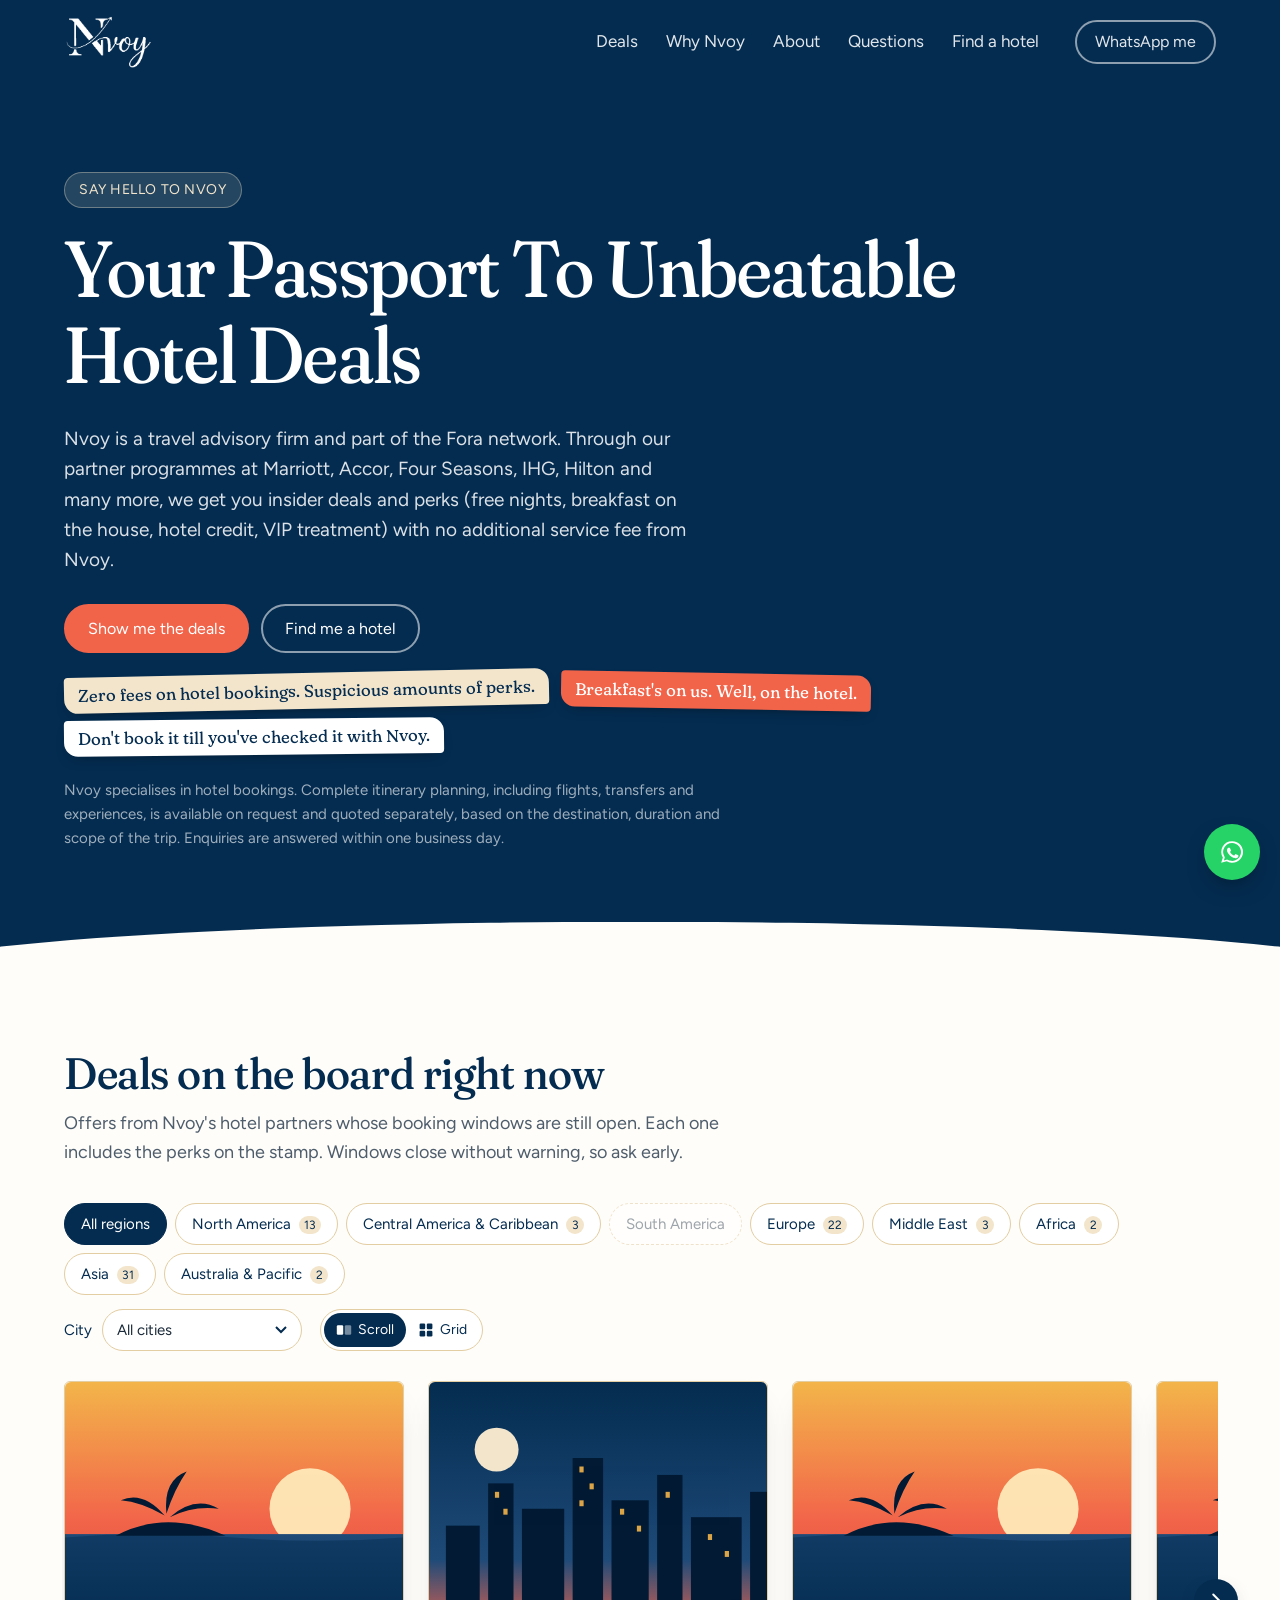
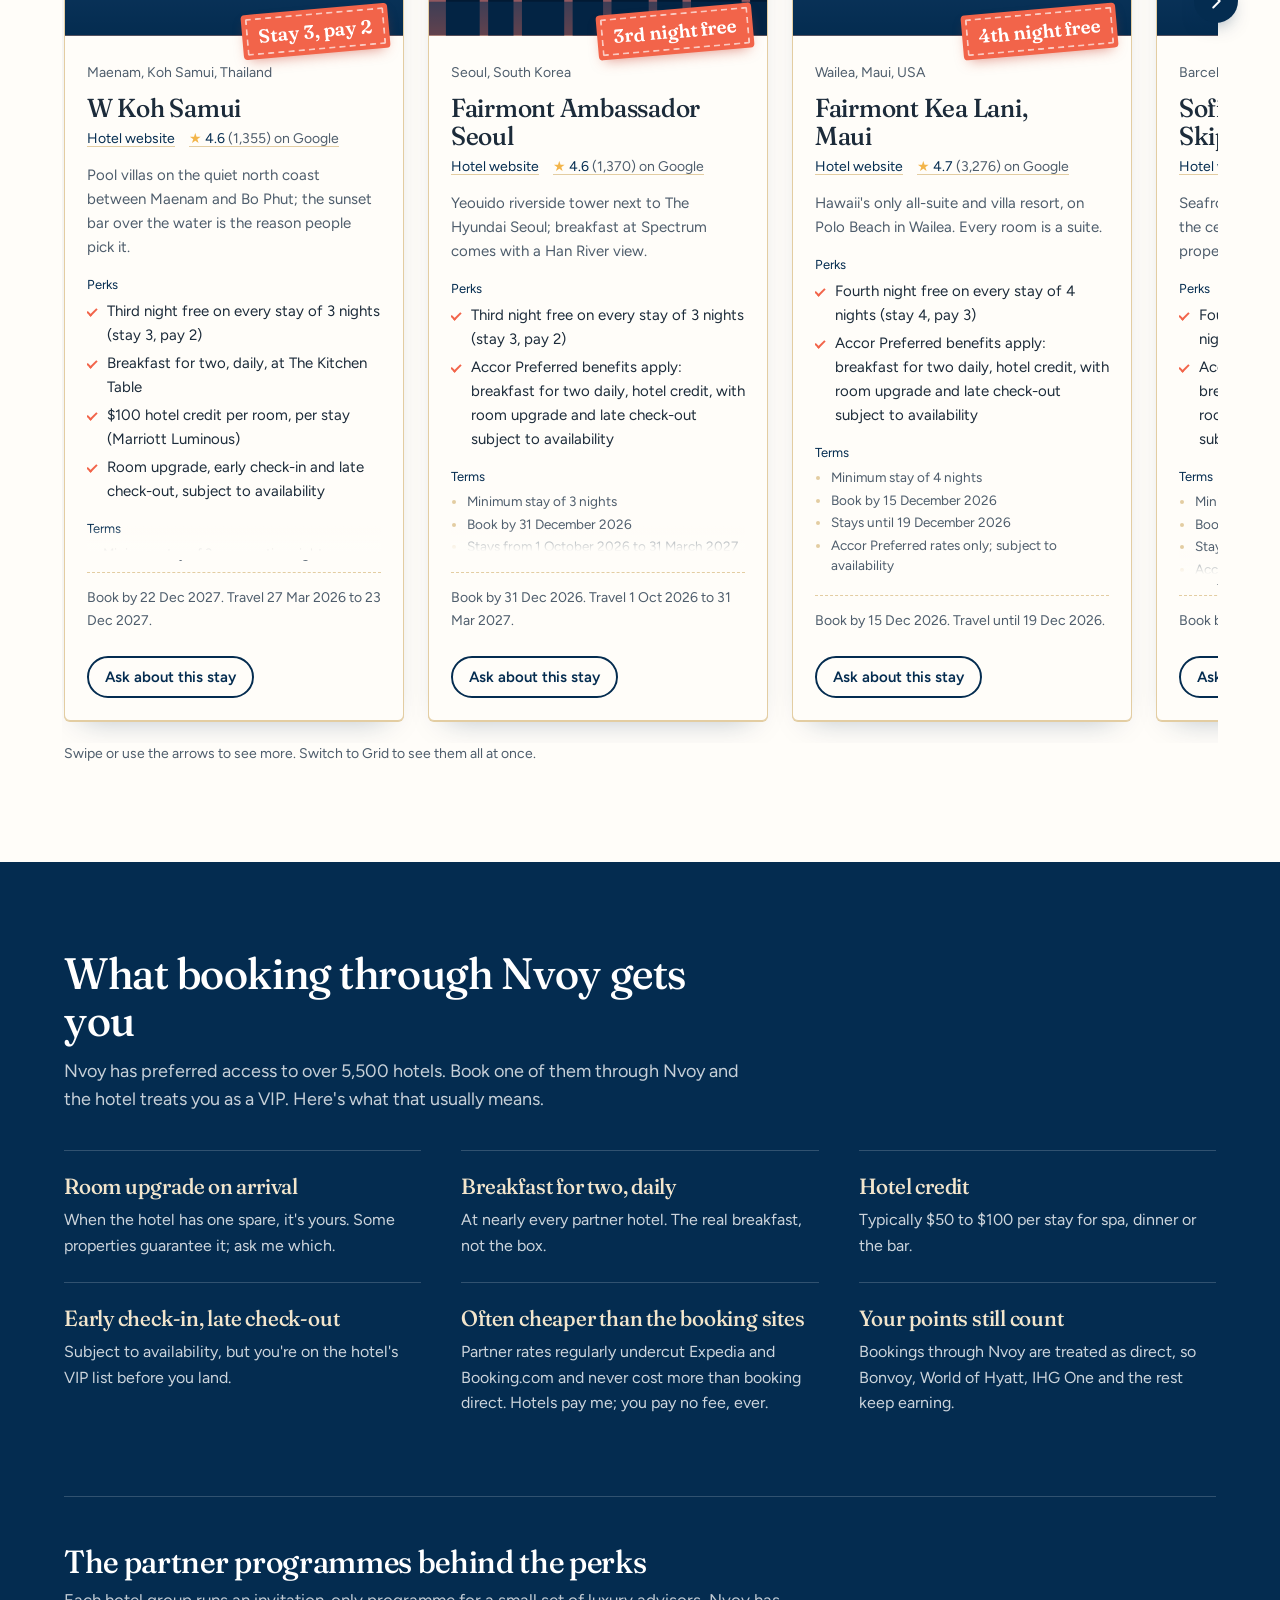
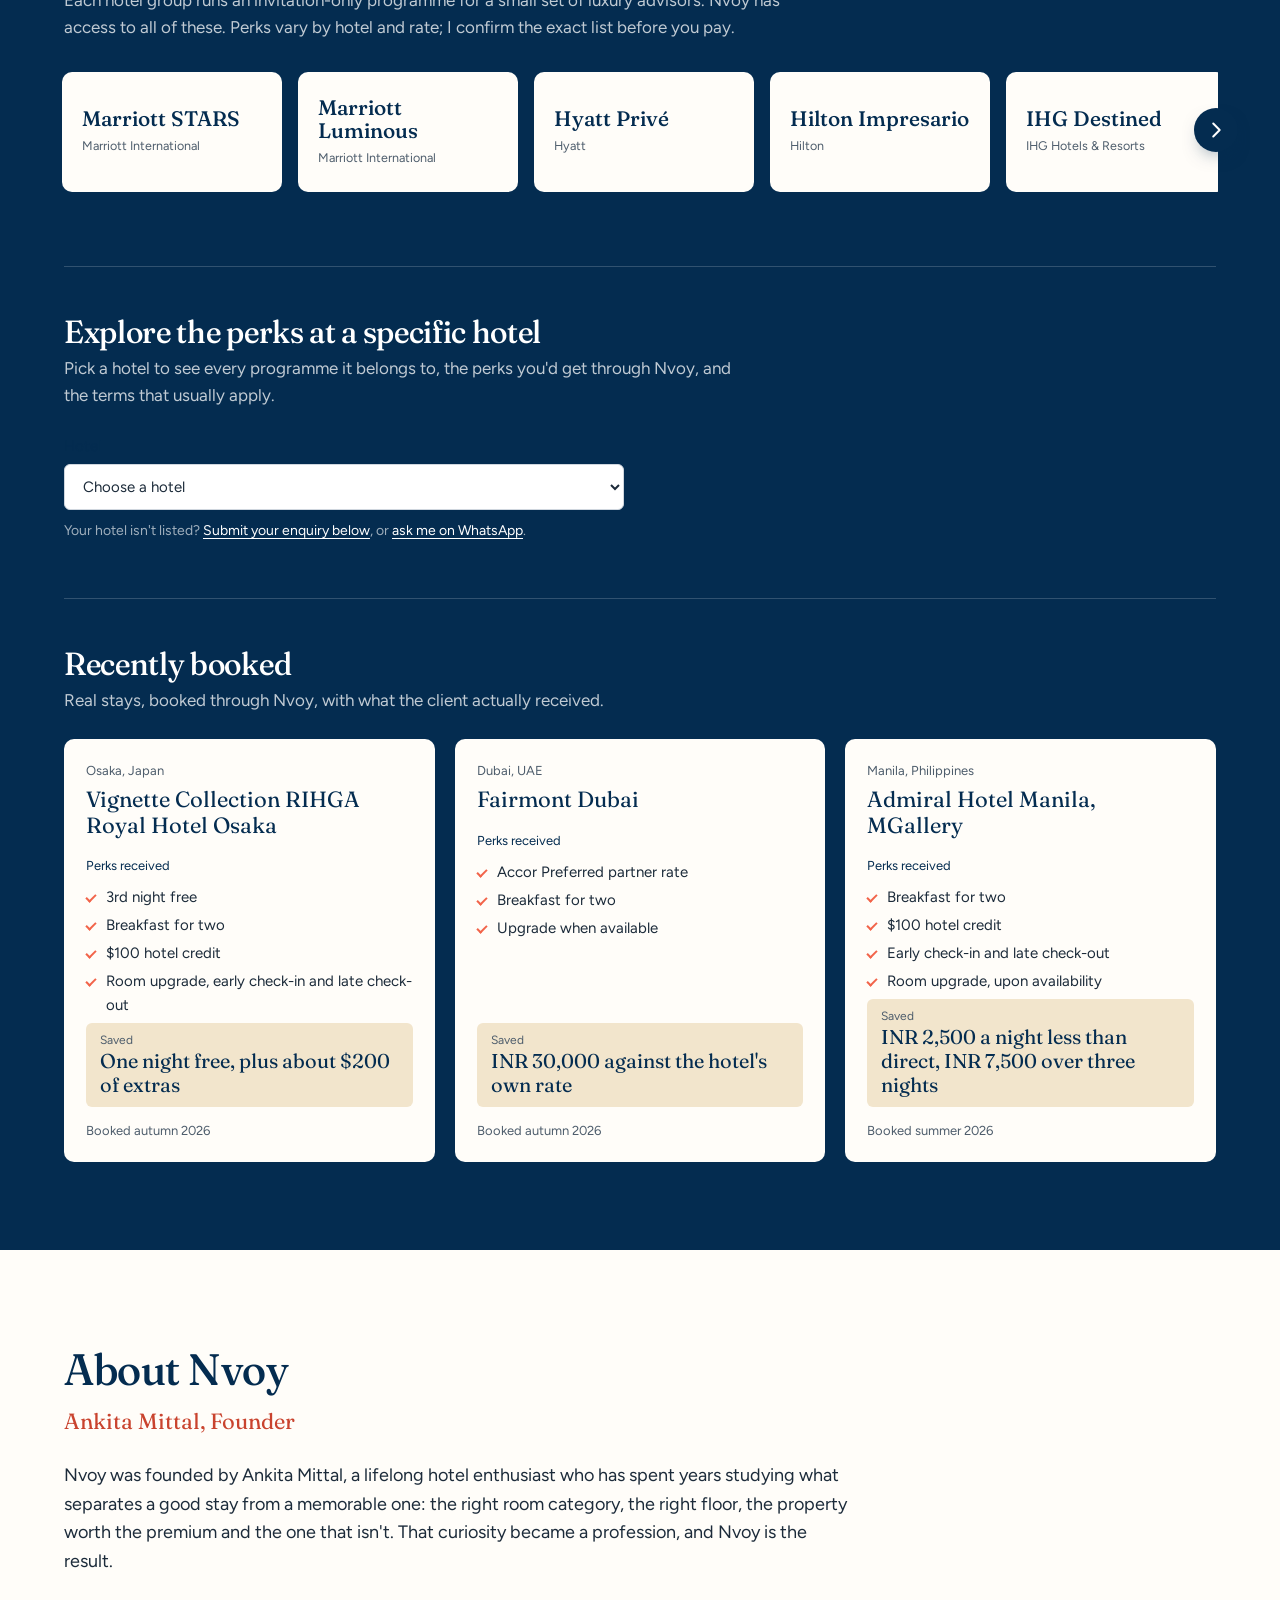
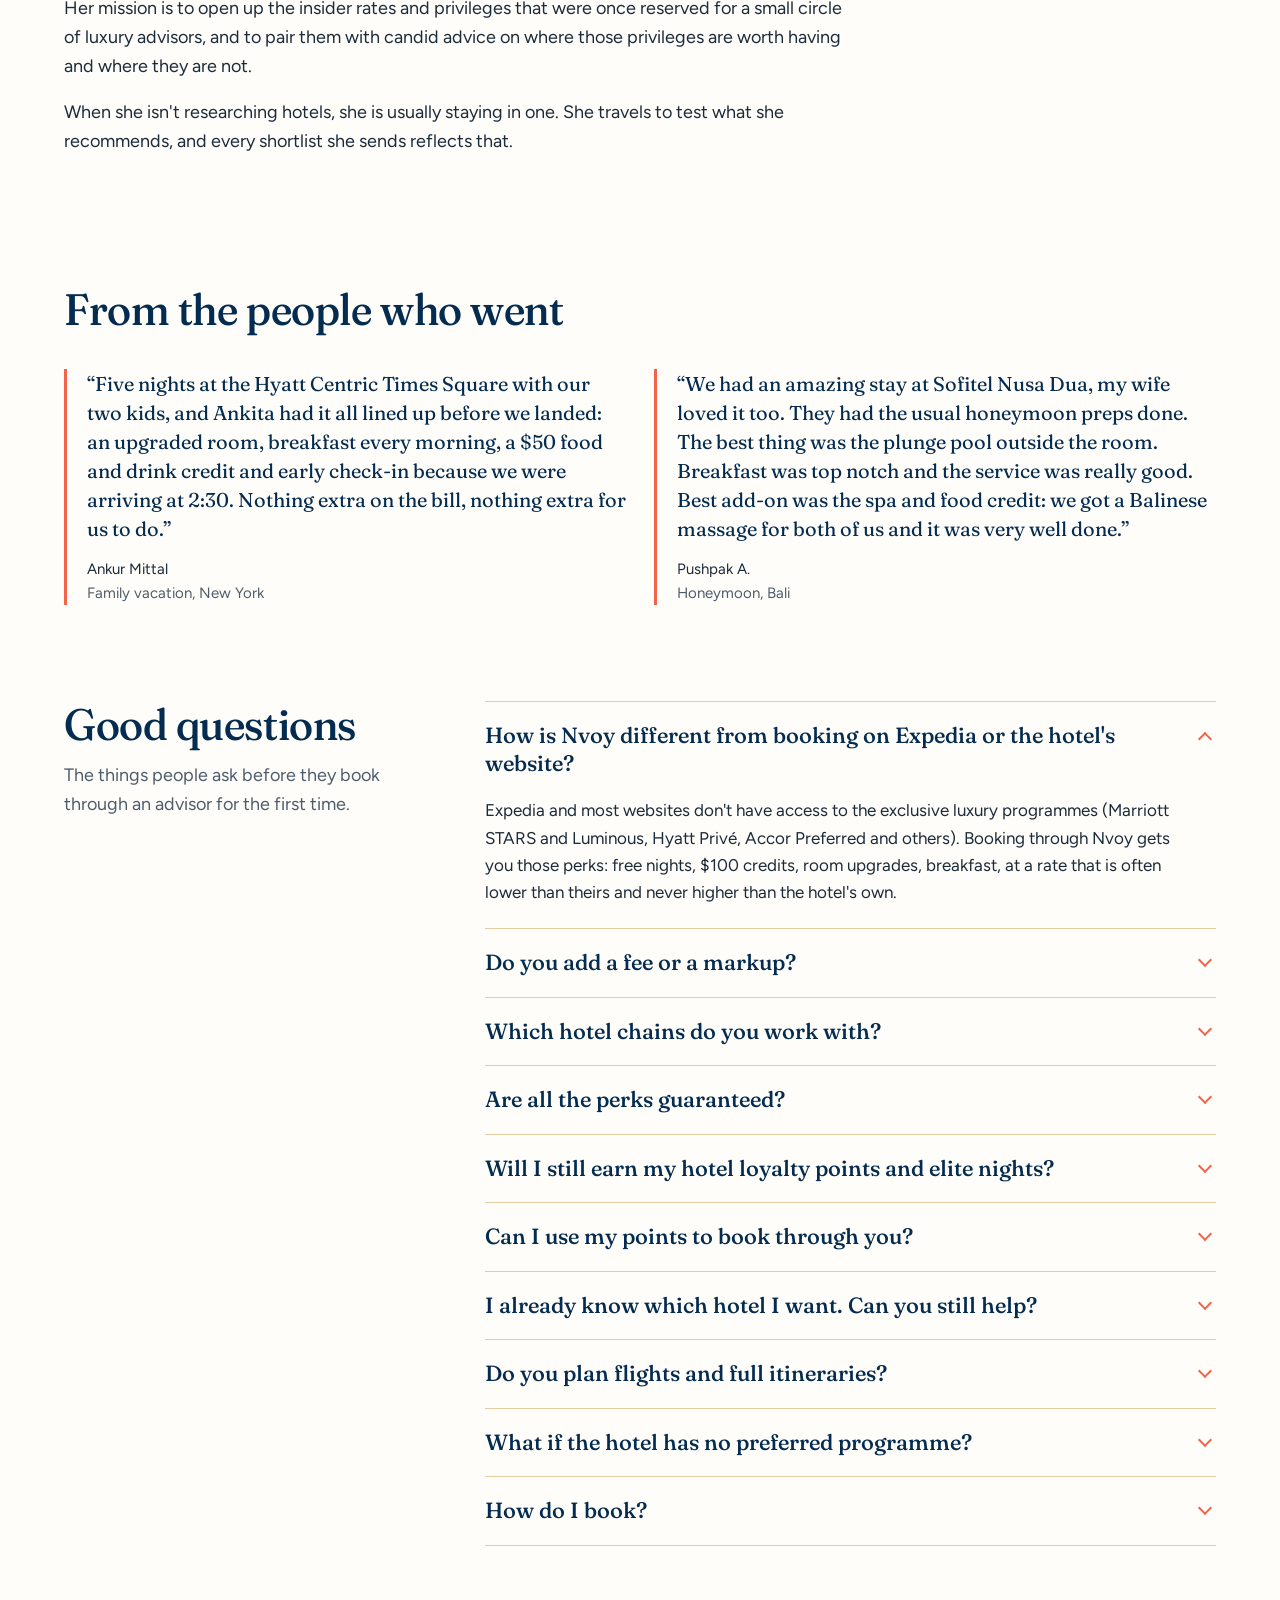
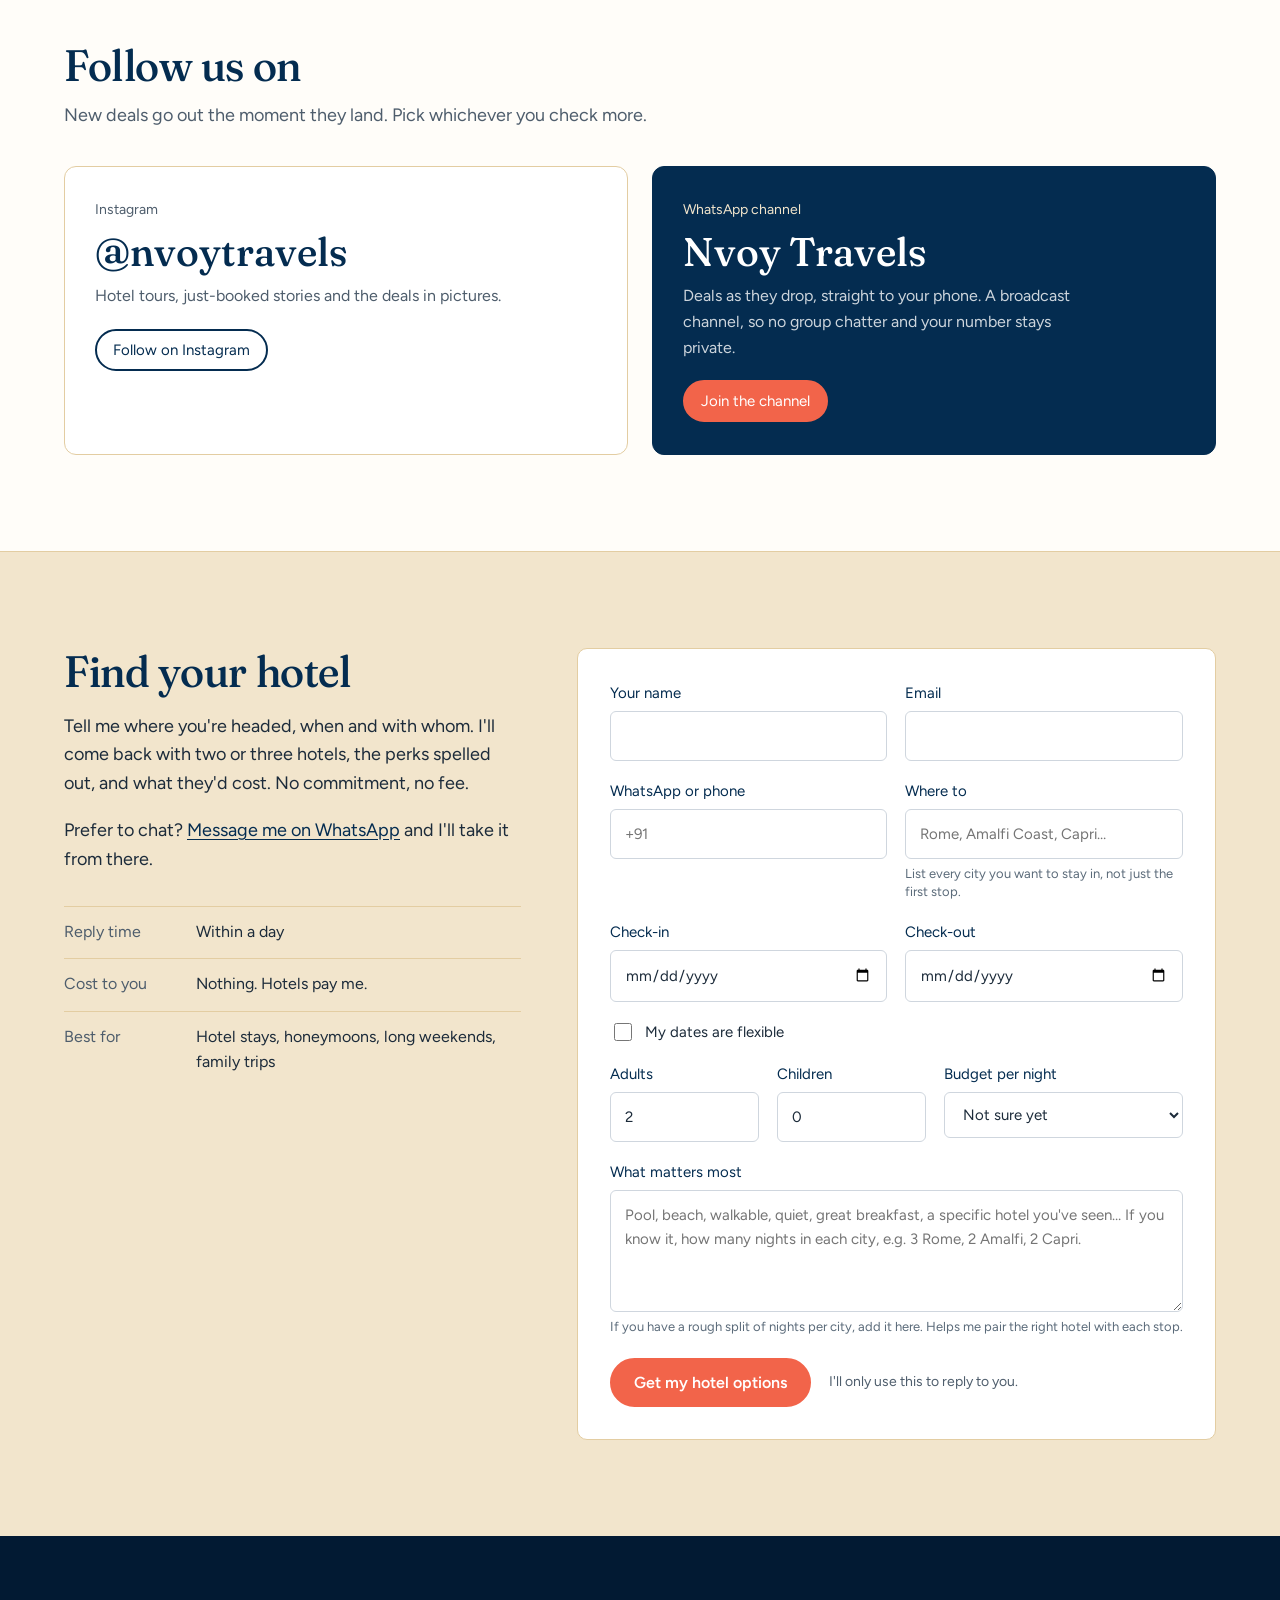
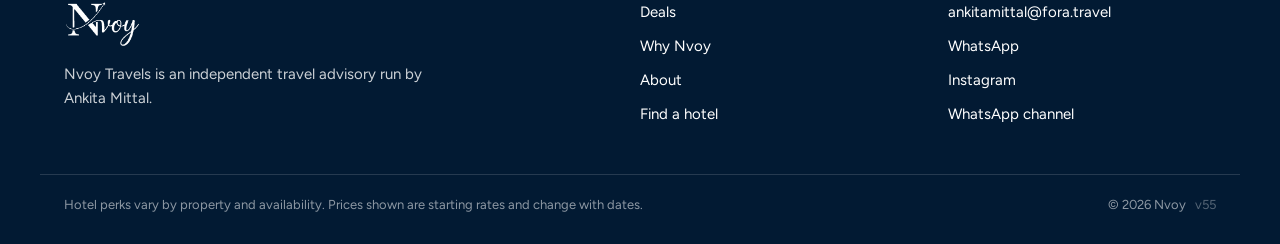
<file: nvoy_website/index.html>
<!doctype html>
<html lang="en">
<head>
  <meta charset="utf-8">
  <meta name="viewport" content="width=device-width, initial-scale=1">
  <title>Nvoy — Your Passport To Unbeatable Hotel Deals</title>
  <meta name="description" content="Nvoy is a travel advisory firm that gets you insider hotel deals and perks (free nights, breakfast, hotel credit, VIP treatment) with no additional service fee, through partner programmes at Marriott, Accor, Four Seasons, IHG, Hilton and more.">
  <meta name="theme-color" content="#042C50">
  <link rel="icon" type="image/png" href="assets/img/favicon.png">
  <link rel="apple-touch-icon" href="assets/img/apple-touch-icon.png">
  <link rel="canonical" href="https://nvoytravel.com/">
  <meta property="og:url" content="https://nvoytravel.com/">
  <meta property="og:title" content="Nvoy — Your Passport To Unbeatable Hotel Deals">
  <meta property="og:description" content="Insider hotel deals and perks (free nights, breakfast on the house, hotel credit, VIP treatment) with no additional service fee. Don't book it till you've checked it with Nvoy.">
  <meta property="og:image" content="assets/img/og-image.png">
  <meta property="og:type" content="website">
  <link rel="preload" href="assets/fonts/fraunces-latin-full-normal.woff2" as="font" type="font/woff2" crossorigin>
  <link rel="preload" href="assets/fonts/figtree-latin-wght-normal.woff2" as="font" type="font/woff2" crossorigin>
  <link rel="stylesheet" href="assets/css/style.css?v=55">
</head>
<body>
  <a class="skip" href="#deals">Skip to deals</a>

  <header class="site-head">
    <div class="wrap nav">
      <a class="brand" href="#top" aria-label="Nvoy home">
        <img src="assets/img/logo-white.png" alt="Nvoy" width="127" height="80">
      </a>
      <button class="nav-toggle" aria-expanded="false" aria-controls="nav-menu" aria-label="Open menu">
        <span></span><span></span><span></span>
      </button>
      <nav id="nav-menu" class="nav-menu" aria-label="Main">
        <a href="#deals">Deals</a>
        <a href="#why">Why Nvoy</a>
        <a href="#about">About</a>
        <a href="#faq">Questions</a>
        <a href="#plan">Find a hotel</a>
        <a class="btn btn-ghost nav-wa" data-whatsapp href="#plan">WhatsApp me</a>
      </nav>
    </div>
  </header>

  <main id="top">

    <section class="hero">
      <div class="wrap hero-grid">
        <div class="hero-copy">
          <p class="hero-kicker">Say hello to Nvoy</p>
          <h1 class="hero-title">Your Passport To Unbeatable Hotel Deals</h1>
          <p class="hero-sub">Nvoy is a travel advisory firm and part of the Fora network. Through our partner programmes at Marriott, Accor, Four Seasons, IHG, Hilton and many more, we get you insider deals and perks (free nights, breakfast on the house, hotel credit, VIP treatment) with no additional service fee from Nvoy.</p>
          <div class="hero-actions">
            <a class="btn btn-primary" href="#deals">Show me the deals</a>
            <a class="btn btn-ghost" href="#plan">Find me a hotel</a>
          </div>
          <ul class="hero-stickers" aria-label="Why people book with Nvoy">
            <li>Zero fees on hotel bookings. Suspicious amounts of perks.</li>
            <li>Breakfast's on us. Well, on the hotel.</li>
            <li>Don't book it till you've checked it with Nvoy.</li>
          </ul>
          <p class="hero-note" id="hero-note">Nvoy specialises in hotel bookings. Complete itinerary planning, including flights, transfers and experiences, is available on request and quoted separately, based on the destination, duration and scope of the trip. Enquiries are answered within one business day.</p>
        </div>
      </div>
      <div class="hero-horizon" aria-hidden="true"></div>
    </section>

    <section class="deals" id="deals">
      <div class="wrap">
        <div class="section-head">
          <h2>Deals on the board right now</h2>
          <p class="section-sub">Offers from Nvoy's hotel partners whose booking windows are still open. Each one includes the perks on the stamp. Windows close without warning, so ask early.</p>
        </div>
        <p class="sample-notice" id="sample-notice" hidden>Some of these are sample deals. Edit <code>deals.json</code> to replace them with yours.</p>
        <div class="filter-bar">
          <div class="filters" id="filters" role="group" aria-label="Filter deals by region"></div>
          <div class="filter-right">
            <label class="city-pick"><span>City</span><select id="city-filter" aria-label="Filter deals by city"><option value="">All cities</option></select></label>
            <div class="view-toggle" role="group" aria-label="Layout">
              <button type="button" class="view-btn" data-view="row" aria-pressed="true" title="Scroll sideways through the deals">
                <svg viewBox="0 0 20 20" width="16" height="16" aria-hidden="true"><rect x="1" y="4" width="8" height="12" rx="1.5" fill="currentColor"/><rect x="11" y="4" width="8" height="12" rx="1.5" fill="currentColor" opacity=".45"/></svg>
                <span>Scroll</span>
              </button>
              <button type="button" class="view-btn" data-view="grid" aria-pressed="false" title="Show every deal in a grid">
                <svg viewBox="0 0 20 20" width="16" height="16" aria-hidden="true"><rect x="2" y="2" width="7" height="7" rx="1.5" fill="currentColor"/><rect x="11" y="2" width="7" height="7" rx="1.5" fill="currentColor"/><rect x="2" y="11" width="7" height="7" rx="1.5" fill="currentColor"/><rect x="11" y="11" width="7" height="7" rx="1.5" fill="currentColor"/></svg>
                <span>Grid</span>
              </button>
            </div>
          </div>
        </div>
        <div class="deal-strip is-row" id="deal-strip">
          <button type="button" class="strip-arrow strip-prev" id="strip-prev" aria-label="Previous deals">
            <svg viewBox="0 0 24 24" width="22" height="22" aria-hidden="true"><path d="M15 5l-7 7 7 7" fill="none" stroke="currentColor" stroke-width="2.2" stroke-linecap="round" stroke-linejoin="round"/></svg>
          </button>
          <div class="deal-grid" id="deal-grid" tabindex="0" aria-label="Deals"></div>
          <button type="button" class="strip-arrow strip-next" id="strip-next" aria-label="Next deals">
            <svg viewBox="0 0 24 24" width="22" height="22" aria-hidden="true"><path d="M9 5l7 7-7 7" fill="none" stroke="currentColor" stroke-width="2.2" stroke-linecap="round" stroke-linejoin="round"/></svg>
          </button>
        </div>
        <p class="strip-hint" id="strip-hint">Swipe or use the arrows to see more. Switch to Grid to see them all at once.</p>
        <p class="deals-empty" id="deals-empty" hidden>Nothing on the board for that filter right now. Tell me what you're after and I'll find it.</p>
        <noscript><p class="deals-empty">The deal board needs JavaScript to load. Message me on WhatsApp and I'll send the current list.</p></noscript>

      </div>
    </section>

    <section class="why" id="why">
      <div class="wrap">
        <div class="section-head on-navy">
          <h2>What booking through Nvoy gets you</h2>
          <p class="section-sub">Nvoy has preferred access to over 5,500 hotels. Book one of them through Nvoy and the hotel treats you as a VIP. Here's what that usually means.</p>
        </div>
        <ul class="perk-list" id="perk-list"></ul>

        <div class="programs" id="programs" hidden>
          <div class="programs-head">
            <h3>The partner programmes behind the perks</h3>
            <p>Each hotel group runs an invitation-only programme for a small set of luxury advisors. Nvoy has access to all of these. Perks vary by hotel and rate; I confirm the exact list before you pay.</p>
          </div>
          <div class="program-strip">
            <button type="button" class="strip-arrow strip-prev" id="prog-prev" aria-label="Previous programmes">
              <svg viewBox="0 0 24 24" width="22" height="22" aria-hidden="true"><path d="M15 5l-7 7 7 7" fill="none" stroke="currentColor" stroke-width="2.2" stroke-linecap="round" stroke-linejoin="round"/></svg>
            </button>
            <ul class="program-list" id="program-list" tabindex="0" aria-label="Partner programmes"></ul>
            <button type="button" class="strip-arrow strip-next" id="prog-next" aria-label="Next programmes">
              <svg viewBox="0 0 24 24" width="22" height="22" aria-hidden="true"><path d="M9 5l7 7-7 7" fill="none" stroke="currentColor" stroke-width="2.2" stroke-linecap="round" stroke-linejoin="round"/></svg>
            </button>
          </div>
          <div class="program-detail" id="program-detail" hidden>
            <div class="program-detail-head">
              <h4 id="pd-name"></h4>
              <p id="pd-group"></p>
            </div>
            <p class="program-detail-brands" id="pd-brands"></p>
            <ul class="program-detail-perks" id="pd-perks"></ul>
            <p class="program-detail-terms" id="pd-terms"></p>
          </div>
        </div>

        <div class="explore" id="explore" hidden>
          <div class="explore-head">
            <h3>Explore the perks at a specific hotel</h3>
            <p>Pick a hotel to see every programme it belongs to, the perks you'd get through Nvoy, and the terms that usually apply.</p>
          </div>
          <label class="field field-dark explore-pick"><span>Hotel</span>
            <select id="hotel-select"><option value="">Choose a hotel</option></select>
          </label>
          <p class="explore-missing">Your hotel isn't listed? <a href="#plan">Submit your enquiry below</a>, or <a data-whatsapp href="#">ask me on WhatsApp</a>.</p>
          <article class="hotel-card" id="hotel-card" hidden>
            <div class="hotel-card-head">
              <div>
                <h4 id="hc-name"></h4>
                <p class="hotel-place" id="hc-place"></p>
              </div>
              <ul class="hotel-programs" id="hc-programs"></ul>
            </div>
            <p class="hotel-note" id="hc-note" hidden></p>
            <p class="hotel-deal" id="hc-deal" hidden></p>
            <div class="hotel-cols">
              <div>
                <p class="hotel-label">Perks when booked through Nvoy</p>
                <ul class="hotel-perks" id="hc-perks"></ul>
              </div>
              <div>
                <p class="hotel-label">Terms that usually apply</p>
                <ul class="hotel-terms" id="hc-terms"></ul>
              </div>
            </div>
            <div class="hotel-actions">
              <button type="button" class="btn btn-primary btn-small" id="hc-ask">Ask about this hotel</button>
            </div>
          </article>
        </div>

        <div class="recent" id="recent" hidden>
          <div class="recent-head">
            <h3>Recently booked</h3>
            <p>Real stays, booked through Nvoy, with what the client actually received.</p>
          </div>
          <ul class="recent-list" id="recent-list"></ul>
        </div>
      </div>
    </section>

    <section class="about" id="about">
      <div class="wrap">
        <div class="about-copy" id="about-copy"></div>
      </div>
    </section>

    <section class="words" id="words">
      <div class="wrap">
        <h2>From the people who went</h2>
        <div class="quote-grid" id="quote-grid"></div>
      </div>
    </section>

    <section class="faq" id="faq">
      <div class="wrap faq-grid">
        <div class="faq-intro">
          <h2>Good questions</h2>
          <p>The things people ask before they book through an advisor for the first time.</p>
        </div>
        <div class="faq-list" id="faq-list"></div>
      </div>
    </section>

    <section class="follow" id="follow">
      <div class="wrap">
        <div class="section-head">
          <h2>Follow us on</h2>
          <p class="section-sub">New deals go out the moment they land. Pick whichever you check more.</p>
        </div>
        <div class="follow-grid">
          <a class="follow-card" id="follow-insta" href="https://www.instagram.com/nvoytravels" target="_blank" rel="noopener">
            <span class="follow-kicker">Instagram</span>
            <span class="follow-handle" id="follow-insta-handle">@nvoytravels</span>
            <span class="follow-text">Hotel tours, just-booked stories and the deals in pictures.</span>
            <span class="btn btn-ghost-navy btn-small">Follow on Instagram</span>
          </a>
          <a class="follow-card follow-card-wa" id="follow-wa" href="#" target="_blank" rel="noopener">
            <span class="follow-kicker">WhatsApp channel</span>
            <span class="follow-handle">Nvoy Travels</span>
            <span class="follow-text">Deals as they drop, straight to your phone. A broadcast channel, so no group chatter and your number stays private.</span>
            <span class="btn btn-primary btn-small">Join the channel</span>
          </a>
        </div>
      </div>
    </section>

    <section class="plan" id="plan">
      <div class="wrap plan-grid">
        <div class="plan-copy">
          <h2>Find your hotel</h2>
          <p>Tell me where you're headed, when and with whom. I'll come back with two or three hotels, the perks spelled out, and what they'd cost. No commitment, no fee.</p>
          <p class="plan-alt">Prefer to chat? <a data-whatsapp href="#">Message me on WhatsApp</a> and I'll take it from there.</p>
          <dl class="plan-facts">
            <div><dt>Reply time</dt><dd>Within a day</dd></div>
            <div><dt>Cost to you</dt><dd>Nothing. Hotels pay me.</dd></div>
            <div><dt>Best for</dt><dd>Hotel stays, honeymoons, long weekends, family trips</dd></div>
          </dl>
        </div>

        <form class="enquiry" id="enquiry" novalidate>
          <input type="hidden" name="_subject" value="New trip enquiry from nvoy.com">
          <input type="hidden" name="_template" value="table">
          <input type="hidden" name="deal" id="f-deal" value="">
          <input type="text" name="_honey" class="honey" tabindex="-1" autocomplete="off" aria-hidden="true">

          <div class="field field-deal" id="field-deal" hidden>
            <span>Asking about</span>
            <strong id="f-deal-label"></strong>
            <button type="button" class="link" id="f-deal-clear">Clear</button>
          </div>

          <div class="field-row">
            <label class="field"><span>Your name</span><input name="name" type="text" required autocomplete="name"></label>
            <label class="field"><span>Email</span><input name="email" type="email" required autocomplete="email"></label>
          </div>
          <div class="field-row">
            <label class="field"><span>WhatsApp or phone</span><input name="phone" type="tel" autocomplete="tel" placeholder="+91"></label>
            <label class="field"><span>Where to</span><input name="destination" type="text" placeholder="Rome, Amalfi Coast, Capri…" required><small class="field-hint">List every city you want to stay in, not just the first stop.</small></label>
          </div>
          <div class="field-row">
            <label class="field"><span>Check-in</span><input name="checkin" type="date"></label>
            <label class="field"><span>Check-out</span><input name="checkout" type="date"></label>
          </div>
          <label class="check"><input type="checkbox" name="flexible" value="yes"> My dates are flexible</label>
          <div class="field-row three">
            <label class="field"><span>Adults</span><input name="adults" type="number" min="1" max="20" value="2"></label>
            <label class="field"><span>Children</span><input name="children" type="number" min="0" max="20" value="0"></label>
            <label class="field"><span>Budget per night</span>
              <select name="budget">
                <option value="">Not sure yet</option>
                <option>Under $250</option>
                <option>$250 to $500</option>
                <option>$500 to $1,000</option>
                <option>$1,000 and up</option>
              </select>
            </label>
          </div>
          <label class="field"><span>What matters most</span><textarea name="notes" rows="4" placeholder="Pool, beach, walkable, quiet, great breakfast, a specific hotel you've seen… If you know it, how many nights in each city, e.g. 3 Rome, 2 Amalfi, 2 Capri."></textarea><small class="field-hint">If you have a rough split of nights per city, add it here. Helps me pair the right hotel with each stop.</small></label>

          <div class="form-actions">
            <button class="btn btn-primary" type="submit" id="submit-btn">Get my hotel options</button>
            <p class="form-fine">I'll only use this to reply to you.</p>
          </div>
          <p class="form-status" id="form-status" role="status" aria-live="polite"></p>
        </form>

        <div class="sent" id="sent" hidden>
          <h3>Sent. I'll be in touch within a day.</h3>
          <p>Want a faster reply? Carry on in WhatsApp and I'll already have your details.</p>
          <a class="btn btn-primary" id="sent-wa" href="#" target="_blank" rel="noopener">Continue on WhatsApp</a>
          <button class="link" type="button" id="sent-again">Send another enquiry</button>
        </div>
      </div>
    </section>
  </main>

  <footer class="site-foot">
    <div class="wrap foot-grid">
      <div>
        <img src="assets/img/logo-white.png" alt="Nvoy" width="110" height="69">
        <p class="foot-line" id="foot-line">Nvoy Travels is an independent travel advisory run by Ankita Mittal.</p>
      </div>
      <nav class="foot-links" aria-label="Footer">
        <a href="#deals">Deals</a>
        <a href="#why">Why Nvoy</a>
        <a href="#about">About</a>
        <a href="#plan">Find a hotel</a>
      </nav>
      <div class="foot-contact">
        <a id="foot-email" href="#">Email</a>
        <a data-whatsapp href="#">WhatsApp</a>
        <a id="foot-insta" href="https://www.instagram.com/nvoytravels" target="_blank" rel="noopener">Instagram</a>
        <a id="foot-channel" href="#" target="_blank" rel="noopener">WhatsApp channel</a>
      </div>
    </div>
    <div class="wrap foot-bottom">
      <p>Hotel perks vary by property and availability. Prices shown are starting rates and change with dates.</p>
      <p>© <span id="year"></span> Nvoy <span class="foot-version">v55</span></p>
    </div>
  </footer>

  <a class="wa-float" data-whatsapp href="#" aria-label="Chat on WhatsApp">
    <svg viewBox="0 0 24 24" width="26" height="26" aria-hidden="true"><path fill="currentColor" d="M12.04 2a9.9 9.9 0 0 0-8.47 15.02L2 22l5.12-1.52A9.95 9.95 0 1 0 12.04 2m0 1.7a8.25 8.25 0 1 1-4.2 15.36l-.3-.18-3.04.9.92-2.96-.2-.31A8.25 8.25 0 0 1 12.04 3.7m-3.1 4.3c-.17 0-.45.06-.68.32-.24.26-.9.88-.9 2.14s.92 2.48 1.05 2.65c.13.17 1.8 2.86 4.44 3.9 2.2.86 2.64.69 3.12.65.48-.05 1.55-.64 1.77-1.25.22-.61.22-1.14.15-1.25-.06-.1-.24-.17-.5-.3l-1.76-.84c-.24-.09-.41-.13-.58.13-.17.26-.67.84-.82 1.01-.15.17-.3.19-.56.07a6.8 6.8 0 0 1-3.38-2.96c-.26-.44.25-.41.72-1.34.08-.17.04-.32-.02-.45l-.8-1.9c-.2-.5-.42-.44-.58-.45h-.5z"/></svg>
  </a>

  <script src="assets/js/site.js?v=55" defer></script>
</body>
</html>
</file>
<file: nvoy_website/assets/css/style.css>
/* Nvoy — styles. Tokens first, then components top to bottom of the page. See DESIGN.md. */

@font-face {
  font-family: "Fraunces";
  font-style: normal;
  font-weight: 100 900;
  font-display: swap;
  src: url("../fonts/fraunces-latin-full-normal.woff2") format("woff2-variations");
}
@font-face {
  font-family: "Fraunces";
  font-style: italic;
  font-weight: 100 900;
  font-display: swap;
  src: url("../fonts/fraunces-latin-full-italic.woff2") format("woff2-variations");
}
@font-face {
  font-family: "Figtree";
  font-style: normal;
  font-weight: 300 900;
  font-display: swap;
  src: url("../fonts/figtree-latin-wght-normal.woff2") format("woff2-variations");
}
@font-face {
  font-family: "Figtree";
  font-style: italic;
  font-weight: 300 900;
  font-display: swap;
  src: url("../fonts/figtree-latin-wght-italic.woff2") format("woff2-variations");
}

:root {
  --navy: #042C50;
  --navy-deep: #021A33;
  --navy-soft: #1E4A78;
  --ink: #1C2B3A;
  --ink-soft: #4E5D6C;
  --paper: #FFFDF9;
  --sand: #F2E5CC;
  --sand-deep: #E3CDA2;
  --coral: #F2644A;
  --coral-deep: #C9432E;
  --sun: #F3B54A;
  --white: #FFFFFF;

  --display: "Fraunces", Georgia, "Times New Roman", serif;
  --text: "Figtree", "Helvetica Neue", Arial, sans-serif;

  --wrap: 1200px;
  --gutter: 24px;
  --radius: 6px;
  --ease: cubic-bezier(.2,.7,.2,1);
}

/* ---------- base ---------- */
*, *::before, *::after { box-sizing: border-box; }
html { scroll-behavior: smooth; -webkit-text-size-adjust: 100%; }
body {
  margin: 0;
  font-family: var(--text);
  font-size: 17px;
  line-height: 1.6;
  color: var(--ink);
  background: var(--paper);
  font-variation-settings: "wght" 400;
}
img { max-width: 100%; height: auto; display: block; }
[hidden] { display: none !important; }
a { color: inherit; }
h1, h2, h3 {
  font-family: var(--display);
  font-variation-settings: "SOFT" 40, "WONK" 0, "opsz" 72;
  font-weight: 500;
  line-height: 1.08;
  letter-spacing: -0.01em;
  margin: 0;
}
h2 { font-size: clamp(32px, 4vw, 44px); }
h3 { font-size: 24px; }
p { margin: 0 0 1em; }
.wrap { max-width: var(--wrap); margin: 0 auto; padding: 0 var(--gutter); }
.skip {
  position: absolute; left: 8px; top: -60px; z-index: 100;
  background: var(--coral); color: #fff; padding: 10px 14px; border-radius: var(--radius);
}
.skip:focus { top: 8px; }
:focus-visible { outline: 3px solid var(--coral); outline-offset: 3px; }
.honey { position: absolute; left: -9999px; width: 1px; height: 1px; opacity: 0; }

/* ---------- buttons ---------- */
.btn {
  display: inline-flex; align-items: center; justify-content: center; gap: 8px;
  font-family: var(--text); font-size: 16px; font-weight: 600;
  padding: 13px 22px; border-radius: 999px; border: 2px solid transparent;
  text-decoration: none; cursor: pointer; line-height: 1.2;
  transition: background-color .18s var(--ease), color .18s var(--ease), border-color .18s var(--ease), transform .18s var(--ease);
}
.btn:active { transform: translateY(1px); }
.btn-primary { background: var(--coral); color: #fff; border-color: var(--coral); }
.btn-primary:hover { background: var(--coral-deep); border-color: var(--coral-deep); }
.btn-ghost { background: transparent; color: #fff; border-color: rgba(255,255,255,.55); }
.btn-ghost:hover { border-color: #fff; background: rgba(255,255,255,.08); }
.btn-ghost-navy { background: transparent; color: var(--navy); border-color: var(--navy); }
.btn-ghost-navy:hover { background: var(--navy); color: #fff; }
.btn-small { font-size: 15px; padding: 10px 16px; }
.link {
  background: none; border: 0; padding: 0; font: inherit; color: var(--navy);
  text-decoration: underline; text-underline-offset: 3px; cursor: pointer;
}

/* ---------- header ---------- */
.site-head { background: var(--navy); color: #fff; position: sticky; top: 0; z-index: 50; }
.nav { display: flex; align-items: center; justify-content: space-between; height: 84px; }
.brand img { height: 56px; width: auto; }
.nav-menu { display: flex; align-items: center; gap: 28px; }
.nav-menu a { text-decoration: none; font-weight: 500; color: rgba(255,255,255,.88); }
.nav-menu a:not(.btn):hover { color: #fff; text-decoration: underline; text-underline-offset: 6px; text-decoration-color: var(--coral); text-decoration-thickness: 2px; }
.nav-wa { margin-left: 8px; padding: 10px 18px; }
.nav-toggle {
  display: none; background: none; border: 0; width: 44px; height: 44px; padding: 10px; cursor: pointer;
}
.nav-toggle span { display: block; height: 2px; background: #fff; margin: 5px 0; transition: transform .2s var(--ease), opacity .2s; }
.nav-toggle[aria-expanded="true"] span:nth-child(1) { transform: translateY(7px) rotate(45deg); }
.nav-toggle[aria-expanded="true"] span:nth-child(2) { opacity: 0; }
.nav-toggle[aria-expanded="true"] span:nth-child(3) { transform: translateY(-7px) rotate(-45deg); }

/* ---------- hero ---------- */
.hero {
  position: relative; background: var(--navy); color: #fff; overflow: hidden;
  padding: 88px 0 128px;
}
.hero::before {
  /* low sun behind the horizon */
  content: ""; position: absolute; inset: auto -10% -40% -10%; height: 70%;
  background: radial-gradient(60% 55% at 60% 100%, rgba(242,100,74,.45), rgba(243,181,74,.12) 45%, transparent 70%);
  pointer-events: none;
}
.hero-horizon {
  position: absolute; left: 0; right: 0; bottom: 0; height: 56px;
  background: var(--paper);
  clip-path: ellipse(60% 100% at 50% 100%);
}
.hero-grid { position: relative; }
.hero-kicker {
  display: inline-block; margin: 0 0 18px; padding: 6px 14px; border-radius: 999px;
  background: rgba(242,229,204,.14); border: 1px solid rgba(242,229,204,.35);
  color: var(--sand); font-size: 14px; font-weight: 600; letter-spacing: .04em; text-transform: uppercase;
}
.hero-stickers {
  list-style: none; margin: 6px 0 22px; padding: 0;
  display: flex; flex-wrap: wrap; gap: 10px 12px;
}
.hero-stickers li {
  font-family: var(--display); font-size: 17px; line-height: 1.2;
  font-variation-settings: "SOFT" 100, "WONK" 1, "opsz" 24;
  padding: 8px 14px; border-radius: 4px 14px 4px 14px;
  background: var(--sand); color: var(--navy);
  box-shadow: 0 6px 14px -8px rgba(0,0,0,.5);
  transform: rotate(-1.2deg);
}
.hero-stickers li:nth-child(2) { background: var(--coral); color: #fff; transform: rotate(1deg); }
.hero-stickers li:nth-child(3) { background: #fff; transform: rotate(-.6deg); }
.hero-title {
  font-size: clamp(42px, 6.2vw, 84px);
  font-variation-settings: "SOFT" 60, "WONK" 1, "opsz" 144;
  max-width: 21ch;
  margin-bottom: 26px;
}
.hero-sub { font-size: 19px; max-width: 52ch; color: rgba(255,255,255,.86); margin-bottom: 28px; }
.hero-actions { display: flex; flex-wrap: wrap; gap: 12px; margin-bottom: 20px; }
.hero-note { font-size: 15px; color: rgba(255,255,255,.62); margin: 0; max-width: 70ch; }


/* ---------- postcards ---------- */
.postcard {
  position: relative; display: flex; flex-direction: column;
  background: var(--paper); color: var(--ink);
  border: 1px solid var(--sand-deep); border-radius: var(--radius);
  box-shadow: 0 1px 0 var(--sand-deep), 0 14px 30px -18px rgba(4,44,80,.35);
  overflow: visible;
}
.postcard-photo {
  position: relative; aspect-ratio: 4 / 3;
  border-radius: var(--radius) var(--radius) 0 0; background: var(--sand);
}
.postcard-photo img, .postcard-photo svg {
  width: 100%; height: 100%; object-fit: cover; display: block;
  border-radius: var(--radius) var(--radius) 0 0;
}
.stamp {
  position: absolute; right: 14px; bottom: -18px; z-index: 2;
  background: var(--coral); color: #fff;
  font-family: var(--display); font-variation-settings: "SOFT" 60, "opsz" 24; font-weight: 600;
  font-size: 19px; line-height: 1.1; text-align: center;
  padding: 12px 16px; border-radius: 4px; max-width: 190px;
  transform: rotate(-5deg);
  box-shadow: 0 6px 14px -6px rgba(201,67,46,.6);
}
.stamp::after {
  /* perforated edge */
  content: ""; position: absolute; inset: 4px; border: 2px dashed rgba(255,255,255,.65); border-radius: 2px;
}
.postcard { height: var(--card-h, 940px); }
.postcard-body { padding: 26px 22px 22px; display: flex; flex-direction: column; gap: 10px; flex: 1; min-height: 0; }
/* the middle of the card scrolls when a deal has more to say; photo, dates and button stay put */
.postcard-scroll {
  flex: 1; min-height: 0; overflow-y: auto; display: flex; flex-direction: column; gap: 10px;
  margin-right: -10px; padding-right: 10px; position: relative;
  scrollbar-width: thin; scrollbar-color: var(--sand-deep) transparent; overscroll-behavior: contain;
}
.postcard-scroll::-webkit-scrollbar { width: 6px; }
.postcard-scroll::-webkit-scrollbar-thumb { background: var(--sand-deep); border-radius: 3px; }
.postcard-scroll:focus-visible { outline: 2px solid var(--coral); outline-offset: 2px; border-radius: 4px; }
.postcard-scroll::after {
  content: ""; position: sticky; bottom: 0; display: block; flex: 0 0 34px; margin-top: -34px; pointer-events: none;
  background: linear-gradient(180deg, rgba(255,253,249,0), var(--paper) 75%); opacity: 0; transition: opacity .2s;
}
.postcard-scroll.can-scroll:not(.at-end)::after { opacity: 1; }
.postcard-scroll.can-scroll { padding-bottom: 2px; }
.postcard-place { font-size: 14px; color: var(--ink-soft); margin: 0; }
.postcard-hotel { font-size: 26px; margin: 0; padding-right: 20px; }
.postcard-note { font-size: 15px; color: var(--ink-soft); margin: 0; }
.postcard-block { margin-top: 6px; }
.postcard-label { margin: 0 0 4px; font-size: 13px; font-weight: 600; color: var(--navy); }
.postcard-details { list-style: none; margin: 0; padding: 0; display: grid; gap: 4px; font-size: 15px; }
.postcard-terms ul { margin: 0; padding: 0 0 0 16px; display: grid; gap: 3px; font-size: 13.5px; line-height: 1.45; color: var(--ink-soft); }
.postcard-terms li::marker { color: var(--sand-deep); }
.postcard-details li { padding-left: 20px; position: relative; }
.postcard-details li::before {
  content: ""; position: absolute; left: 0; top: 9px; width: 10px; height: 6px;
  border-left: 2px solid var(--coral); border-bottom: 2px solid var(--coral); transform: rotate(-45deg);
}
.postcard-meta {
  margin-top: auto; padding-top: 14px; border-top: 1px dashed var(--sand-deep);
  display: flex; justify-content: space-between; align-items: flex-end; gap: 12px; flex-wrap: wrap;
}
.postcard-dates { font-size: 14px; color: var(--ink-soft); margin: 0; }
.postcard-price { margin: 0; font-size: 14px; color: var(--ink-soft); }
.postcard-price strong { display: block; font-family: var(--display); font-size: 24px; color: var(--navy); font-weight: 500; line-height: 1.1; }
.postcard-per { font-family: var(--text); font-size: 14px; font-weight: 400; color: var(--ink-soft); }
.postcard-cta { margin-top: 14px; }
.postcard-links { display: flex; flex-wrap: wrap; gap: 4px 14px; font-size: 14px; margin: -4px 0 2px; }
.postcard-links a { color: var(--navy); text-underline-offset: 3px; text-decoration-color: var(--sand-deep); }
.postcard-links a:hover { text-decoration-color: var(--coral); }
.rating-star { color: var(--sun); }
.rating-count, .rating-src { color: var(--ink-soft); }

/* ---------- sections ---------- */
.section-head { max-width: 62ch; margin-bottom: 36px; }
.section-head h2 { margin-bottom: 12px; color: var(--navy); }
.section-sub { font-size: 18px; color: var(--ink-soft); margin: 0; }
.section-head.on-navy h2 { color: #fff; }
.section-head.on-navy .section-sub { color: rgba(255,255,255,.78); }

/* deals */
.deals { padding: 72px 0 96px; }
.sample-notice {
  display: inline-block; background: var(--sand); border: 1px solid var(--sand-deep);
  border-radius: var(--radius); padding: 8px 12px; font-size: 14px; margin: -12px 0 24px;
}
.sample-notice code { font-family: ui-monospace, Menlo, Consolas, monospace; font-size: 13px; }
.filter-bar { display: flex; flex-wrap: wrap; align-items: center; justify-content: space-between; gap: 14px 24px; margin-bottom: 28px; }
.filter-right { display: flex; flex-wrap: wrap; align-items: center; gap: 12px 18px; }
.view-toggle { display: inline-flex; border: 1.5px solid var(--sand-deep); border-radius: 999px; padding: 3px; background: #fff; }
.view-btn {
  display: inline-flex; align-items: center; gap: 6px; font: inherit; font-size: 14px; font-weight: 500;
  color: var(--navy); background: transparent; border: 0; border-radius: 999px; padding: 6px 12px; cursor: pointer;
}
.view-btn[aria-pressed="true"] { background: var(--navy); color: #fff; }
.view-btn:hover:not([aria-pressed="true"]) { background: var(--sand); }

/* the board: a sideways strip by default, a grid on request */
.deal-strip { position: relative; }
.deal-strip.is-row .deal-grid {
  display: flex; align-items: stretch; gap: 24px; overflow-x: auto; overscroll-behavior-x: contain;
  scroll-snap-type: x mandatory; scroll-padding-left: 2px;
  padding: 2px 2px 22px; margin: 0 -2px;
  scrollbar-width: thin; scrollbar-color: var(--sand-deep) transparent;
}
.deal-strip.is-row .deal-grid::-webkit-scrollbar { height: 6px; }
.deal-strip.is-row .deal-grid::-webkit-scrollbar-thumb { background: var(--sand-deep); border-radius: 3px; }
.deal-strip.is-row .postcard { flex: 0 0 340px; scroll-snap-align: start; }
.deal-strip.is-row .deal-grid:focus-visible { outline: 3px solid var(--coral); outline-offset: 4px; }
.strip-arrow {
  position: absolute; top: 200px; z-index: 3; width: 44px; height: 44px; border-radius: 50%;
  background: var(--navy); color: #fff; border: 0; cursor: pointer; display: flex; align-items: center; justify-content: center;
  box-shadow: 0 8px 20px -10px rgba(4,44,80,.7); transition: opacity .15s, transform .15s var(--ease);
}
.strip-arrow:hover { transform: scale(1.06); }
.strip-arrow[disabled] { opacity: 0; pointer-events: none; }
.strip-prev { left: -22px; } .strip-next { right: -22px; }
.deal-strip.is-grid .strip-arrow, .deal-strip.no-overflow .strip-arrow { display: none; }
@media (hover: none) { .strip-arrow { display: none; } }
.strip-hint { margin: 0; font-size: 14px; color: var(--ink-soft); }
.filters { display: flex; flex-wrap: wrap; gap: 8px; }
.city-pick { display: flex; align-items: center; gap: 10px; font-size: 15px; font-weight: 500; color: var(--navy); }
.city-pick select {
  font: inherit; font-weight: 400; color: var(--ink); background: #fff;
  border: 1.5px solid var(--sand-deep); border-radius: 999px; padding: 8px 36px 8px 14px; min-width: 200px;
  appearance: none; -webkit-appearance: none;
  background-image: url("data:image/svg+xml;utf8,<svg xmlns='http://www.w3.org/2000/svg' width='12' height='8' viewBox='0 0 12 8'><path d='M1 1l5 5 5-5' fill='none' stroke='%23042C50' stroke-width='2'/></svg>");
  background-repeat: no-repeat; background-position: right 14px center;
}
.city-pick select:hover { border-color: var(--navy); }
.chip {
  font: inherit; font-size: 15px; font-weight: 500; cursor: pointer;
  background: #fff; color: var(--navy); border: 1.5px solid var(--sand-deep); border-radius: 999px;
  padding: 8px 16px; transition: background-color .15s, border-color .15s, color .15s;
}
.chip:hover { border-color: var(--navy); }
.chip[aria-pressed="true"] { background: var(--navy); border-color: var(--navy); color: #fff; }
.chip[disabled] { color: var(--ink-soft); opacity: .55; cursor: not-allowed; border-style: dashed; }
.chip[disabled]:hover { border-color: var(--sand-deep); }
.chip-count { display: inline-block; min-width: 18px; padding: 0 5px; margin-left: 4px; border-radius: 999px; font-size: 12px; line-height: 18px; text-align: center; background: var(--sand); color: var(--navy); }
.chip[aria-pressed="true"] .chip-count { background: rgba(255,255,255,.2); color: #fff; }
.deal-grid {
  display: grid; grid-template-columns: repeat(3, minmax(0, 1fr)); gap: 32px 28px;
  align-items: stretch;
}
.deals-empty { color: var(--ink-soft); font-size: 18px; margin-top: 8px; }

/* why */
.why { background: var(--navy); color: #fff; padding: 88px 0; }
.perk-list {
  list-style: none; margin: 0; padding: 0;
  display: grid; grid-template-columns: repeat(3, minmax(0, 1fr)); gap: 0 40px;
}
.perk-list li { padding: 24px 0; border-top: 1px solid rgba(255,255,255,.18); }
.perk-list h3 { font-size: 22px; margin-bottom: 8px; color: var(--sand); }
.perk-list p { margin: 0; color: rgba(255,255,255,.8); font-size: 16px; }

.featured-tag {
  position: absolute; top: 14px; left: 14px; z-index: 2;
  display: inline-flex; align-items: center; gap: 8px;
  font-size: 13px; font-weight: 600; padding: 6px 12px 6px 10px; border-radius: 999px; backdrop-filter: blur(4px);
}
.featured-tag::before { content: ""; width: 8px; height: 8px; border-radius: 50%; }
.sample-tag { background: rgba(227,205,162,.9); color: var(--navy); }
.sample-tag::before { background: var(--navy); }
.postcard-pricenote { display: block; font-size: 13px; color: var(--ink-soft); }

/* partner programmes (inside the navy band) */
.programs { margin-top: 56px; padding-top: 48px; border-top: 1px solid rgba(255,255,255,.18); }
.programs-head { max-width: 66ch; margin-bottom: 28px; }
.programs-head h3 { font-size: clamp(24px, 3vw, 32px); color: #fff; margin-bottom: 8px; }
.programs-head p { margin: 0; color: rgba(255,255,255,.75); }
/* programme tiles: one sideways-scrolling row of logos (or typeset names until logos are added) */
.program-strip { position: relative; }
.program-list {
  list-style: none; margin: 0 -2px; padding: 2px 2px 18px;
  display: flex; gap: 16px; overflow-x: auto; overscroll-behavior-x: contain;
  scroll-snap-type: x mandatory; scrollbar-width: thin; scrollbar-color: rgba(255,255,255,.25) transparent;
}
.program-list::-webkit-scrollbar { height: 6px; }
.program-list::-webkit-scrollbar-thumb { background: rgba(255,255,255,.25); border-radius: 3px; }
.program-list:focus-visible { outline: 3px solid var(--coral); outline-offset: 4px; }
.program-list li { flex: 0 0 auto; scroll-snap-align: start; }
.program-tile {
  width: 220px; height: 120px; padding: 16px 18px; cursor: pointer;
  display: flex; flex-direction: column; justify-content: center; align-items: flex-start; gap: 6px;
  background: var(--paper); color: var(--navy); border: 2px solid transparent; border-radius: 10px;
  font: inherit; text-align: left; transition: transform .18s var(--ease), border-color .18s;
}
.program-tile:hover { transform: translateY(-2px); }
.program-tile[aria-pressed="true"] { border-color: var(--coral); }
.program-tile img { max-width: 100%; max-height: 56px; object-fit: contain; }
.program-tile.has-logo { align-items: center; text-align: center; }
.tile-name { font-family: var(--display); font-variation-settings: "SOFT" 40, "opsz" 24; font-weight: 500; font-size: 21px; line-height: 1.1; }
.tile-group { font-size: 12.5px; color: var(--ink-soft); }
.program-strip .strip-arrow { top: 38px; }
.program-strip.no-overflow .strip-arrow { display: none; }
.program-detail {
  margin-top: 10px; padding: 22px 24px; border-radius: 10px; max-width: 880px;
  background: rgba(255,255,255,.06); border: 1px solid rgba(255,255,255,.18);
}
.program-detail-head { display: flex; align-items: baseline; gap: 12px; flex-wrap: wrap; margin-bottom: 8px; }
.program-detail h4 { font-family: var(--display); font-weight: 500; font-size: 24px; color: #fff; margin: 0; }
.program-detail-head p { margin: 0; color: rgba(255,255,255,.6); font-size: 14px; }
.program-detail-brands { margin: 0 0 12px; color: rgba(255,255,255,.78); font-size: 15px; }
.program-detail-perks { list-style: none; margin: 0; padding: 0; display: flex; flex-wrap: wrap; gap: 8px; }
.program-detail-perks li { font-size: 14px; padding: 6px 12px; border-radius: 999px; background: rgba(255,255,255,.1); color: var(--sand); }
.program-detail-terms { margin: 14px 0 0; font-size: 14px; color: rgba(255,255,255,.65); }

.field-dark { color: var(--sand); }
.field-dark input, .field-dark select { background: rgba(255,255,255,.06); border-color: rgba(255,255,255,.3); color: #fff; color-scheme: dark; }
.field-dark input::placeholder { color: rgba(255,255,255,.45); }
.field-dark input:focus, .field-dark select:focus { border-color: #fff; outline-color: rgba(242,100,74,.6); }

/* explore perks by hotel (inside the navy band) */
.explore { margin-top: 56px; padding-top: 48px; border-top: 1px solid rgba(255,255,255,.18); }
.explore-head { max-width: 62ch; margin-bottom: 24px; }
.explore-head h3 { font-size: clamp(24px, 3vw, 32px); color: #fff; margin-bottom: 6px; }
.explore-head p { margin: 0; color: rgba(255,255,255,.75); }
.explore-pick { max-width: 560px; }
.explore-pick select { font-size: 17px; padding: 13px 14px; }
.explore-pick option, .explore-pick optgroup { color: var(--ink); background: #fff; }
.explore-missing { margin: 10px 0 0; font-size: 14px; color: rgba(255,255,255,.62); }
.explore-missing a { color: #fff; text-underline-offset: 3px; }
.hotel-card { margin-top: 24px; background: var(--paper); color: var(--ink); border-radius: 10px; padding: 28px; max-width: 980px; }
.hotel-card-head { display: flex; justify-content: space-between; gap: 20px; flex-wrap: wrap; align-items: flex-start; }
.hotel-card h4 { font-family: var(--display); font-weight: 500; font-size: 28px; line-height: 1.1; color: var(--navy); margin: 0 0 4px; }
.hotel-place { margin: 0; color: var(--ink-soft); font-size: 15px; }
.hotel-programs { list-style: none; margin: 0; padding: 0; display: flex; flex-wrap: wrap; gap: 6px; justify-content: flex-end; }
.hotel-programs li { font-size: 13px; font-weight: 600; padding: 6px 12px; border-radius: 999px; background: var(--navy); color: #fff; }
.hotel-note { margin: 14px 0 0; font-size: 15px; color: var(--ink-soft); }
.hotel-deal { margin: 14px 0 0; padding: 10px 14px; background: var(--sand); border-radius: var(--radius); font-size: 15px; color: var(--navy); }
.hotel-deal a { color: var(--navy); font-weight: 600; text-underline-offset: 3px; }
.hotel-cols { display: grid; grid-template-columns: 5fr 7fr; gap: 28px; margin-top: 22px; padding-top: 22px; border-top: 1px dashed var(--sand-deep); }
.hotel-label { margin: 0 0 10px; font-size: 14px; font-weight: 600; color: var(--navy); }
.hotel-perks { list-style: none; margin: 0; padding: 0; display: grid; gap: 8px; font-size: 16px; }
.hotel-perks li { padding-left: 22px; position: relative; }
.hotel-perks li::before { content: ""; position: absolute; left: 0; top: 9px; width: 10px; height: 6px; border-left: 2px solid var(--coral); border-bottom: 2px solid var(--coral); transform: rotate(-45deg); }
.hotel-perks .via { display: block; font-size: 13px; color: var(--ink-soft); }
.hotel-terms { margin: 0; padding: 0 0 0 18px; display: grid; gap: 6px; font-size: 14px; color: var(--ink-soft); line-height: 1.5; }
.hotel-terms li::marker { color: var(--sand-deep); }
.hotel-actions { display: flex; flex-wrap: wrap; gap: 10px; margin-top: 22px; }

/* recently booked */
.recent { margin-top: 56px; padding-top: 48px; border-top: 1px solid rgba(255,255,255,.18); }
.recent-head { max-width: 62ch; margin-bottom: 24px; }
.recent-head h3 { font-size: clamp(24px, 3vw, 32px); color: #fff; margin-bottom: 6px; }
.recent-head p { margin: 0; color: rgba(255,255,255,.75); }
.recent-list { list-style: none; margin: 0; padding: 0; display: grid; grid-template-columns: repeat(3, minmax(0, 1fr)); gap: 20px; }
.recent-card { background: var(--paper); color: var(--ink); border-radius: 10px; padding: 22px 22px 20px; display: flex; flex-direction: column; gap: 6px; }
.recent-place { margin: 0; font-size: 13px; color: var(--ink-soft); }
.recent-card h4 { font-family: var(--display); font-weight: 500; font-size: 22px; line-height: 1.15; color: var(--navy); margin: 0 0 6px; }
.recent-label { margin: 6px 0 2px; font-size: 13px; font-weight: 600; color: var(--navy); }
.recent-perks { list-style: none; margin: 0; padding: 0; display: grid; gap: 4px; font-size: 15px; }
.recent-perks li { padding-left: 20px; position: relative; }
.recent-perks li::before { content: ""; position: absolute; left: 0; top: 9px; width: 10px; height: 6px; border-left: 2px solid var(--coral); border-bottom: 2px solid var(--coral); transform: rotate(-45deg); }
.recent-savings { margin: auto 0 0; padding: 10px 14px; background: var(--sand); border-radius: var(--radius); font-family: var(--display); font-weight: 500; font-size: 20px; color: var(--navy); line-height: 1.2; }
.recent-savings span { display: block; font-family: var(--text); font-size: 12px; font-weight: 600; color: var(--ink-soft); margin-bottom: 2px; }
.recent-when { margin: 8px 0 0; font-size: 13px; color: var(--ink-soft); }

/* faq */
.faq { padding: 0 0 96px; }
.faq-grid { display: grid; grid-template-columns: 4fr 8fr; gap: 56px; align-items: start; }
.faq-intro h2 { color: var(--navy); margin-bottom: 12px; }
.faq-intro p { color: var(--ink-soft); font-size: 18px; margin: 0; }
.faq-item { border-top: 1px solid var(--sand-deep); }
.faq-item:last-child { border-bottom: 1px solid var(--sand-deep); }
.faq-item summary {
  cursor: pointer; list-style: none; padding: 20px 40px 20px 0; position: relative;
  font-family: var(--display); font-variation-settings: "SOFT" 40, "opsz" 24; font-size: 22px; font-weight: 500; color: var(--navy); line-height: 1.25;
}
.faq-item summary::-webkit-details-marker { display: none; }
.faq-item summary::after {
  content: ""; position: absolute; right: 6px; top: 26px; width: 10px; height: 10px;
  border-right: 2px solid var(--coral); border-bottom: 2px solid var(--coral); transform: rotate(45deg);
  transition: transform .2s var(--ease);
}
.faq-item[open] summary::after { transform: rotate(-135deg); top: 32px; }
.faq-item p { margin: 0 0 22px; max-width: 64ch; color: var(--ink); }

/* about */
.about { padding: 96px 0 64px; }
.about-copy { max-width: 72ch; }
.about-copy h2 { color: var(--navy); margin-bottom: 10px; }
.about-copy .about-intro { font-family: var(--display); font-size: 22px; color: var(--coral-deep); margin-bottom: 22px; }
.about-copy p { font-size: 18px; }
.about-copy .btn { margin-top: 8px; }

/* testimonials */
.words { padding: 48px 0 96px; }
.words h2 { color: var(--navy); margin-bottom: 36px; }
.quote-grid { display: grid; grid-template-columns: repeat(auto-fit, minmax(300px, 1fr)); gap: 28px; }
.quote-grid:has(.quote:only-child) { grid-template-columns: minmax(0, 760px); }
.quote { margin: 0; padding: 0 0 0 20px; border-left: 3px solid var(--coral); }
.quote p { font-family: var(--display); font-variation-settings: "SOFT" 40, "opsz" 20; font-size: 20px; line-height: 1.45; color: var(--navy); margin-bottom: 14px; }
.quote footer { font-size: 15px; color: var(--ink-soft); }
.quote footer strong { color: var(--ink); font-weight: 600; display: block; }

/* follow us */
.follow { padding: 0 0 96px; }
.follow-grid { display: grid; grid-template-columns: 1fr 1fr; gap: 24px; }
.follow-card {
  display: flex; flex-direction: column; align-items: flex-start; gap: 10px;
  padding: 32px 30px; border-radius: 12px; text-decoration: none; color: var(--ink);
  background: #fff; border: 1px solid var(--sand-deep);
  transition: transform .18s var(--ease), border-color .18s;
}
.follow-card:hover { transform: translateY(-3px); border-color: var(--navy); }
.follow-card-wa { background: var(--navy); color: #fff; border-color: var(--navy); }
.follow-card-wa:hover { border-color: var(--coral); }
.follow-kicker { font-size: 14px; font-weight: 600; color: var(--ink-soft); }
.follow-card-wa .follow-kicker { color: var(--sand); }
.follow-handle { font-family: var(--display); font-variation-settings: "SOFT" 40, "opsz" 48; font-weight: 500; font-size: clamp(28px, 3.4vw, 40px); line-height: 1.05; color: var(--navy); }
.follow-card-wa .follow-handle { color: #fff; }
.follow-text { font-size: 16px; max-width: 42ch; color: var(--ink-soft); }
.follow-card-wa .follow-text { color: rgba(255,255,255,.8); }
.follow-card .btn { margin-top: 10px; }

/* plan / form */
.plan { background: var(--sand); padding: 96px 0; border-top: 1px solid var(--sand-deep); }
.plan-grid { display: grid; grid-template-columns: 5fr 7fr; gap: 56px; align-items: start; }
.plan-copy h2 { color: var(--navy); margin-bottom: 16px; }
.plan-copy p { font-size: 18px; max-width: 46ch; }
.plan-alt a { color: var(--navy); font-weight: 600; text-underline-offset: 3px; }
.plan-facts { margin: 32px 0 0; padding: 0; display: grid; gap: 14px; }
.plan-facts div { display: grid; grid-template-columns: 120px 1fr; gap: 12px; font-size: 16px; padding-top: 12px; border-top: 1px solid var(--sand-deep); }
.plan-facts dt { color: var(--ink-soft); }
.plan-facts dd { margin: 0; font-weight: 500; }

.enquiry {
  background: #fff; border: 1px solid var(--sand-deep); border-radius: 10px; padding: 32px;
  display: grid; gap: 18px;
}
.field { display: grid; gap: 6px; font-size: 15px; font-weight: 500; color: var(--navy); align-content: start; }
.field-hint { font-size: 13px; font-weight: 400; line-height: 1.4; color: var(--muted, #5B6B7A); }
.field input, .field select, .field textarea {
  font: inherit; font-weight: 400; color: var(--ink);
  width: 100%; padding: 12px 14px; border: 1.5px solid #CFD6DE; border-radius: var(--radius); background: #fff;
  transition: border-color .15s;
}
.field input:focus, .field select:focus, .field textarea:focus { border-color: var(--navy); outline: 3px solid rgba(242,100,74,.35); outline-offset: 0; }
.field input[aria-invalid="true"] { border-color: var(--coral-deep); }
.field textarea { resize: vertical; min-height: 110px; }
.field-row { display: grid; grid-template-columns: 1fr 1fr; gap: 18px; }
.field-row.three { grid-template-columns: 1fr 1fr 1.6fr; }
.check { display: flex; align-items: center; gap: 10px; font-size: 15px; }
.check input { width: 18px; height: 18px; accent-color: var(--coral); }
.field-deal {
  display: flex; align-items: center; gap: 10px; flex-wrap: wrap;
  background: var(--paper); border: 1px dashed var(--sand-deep); border-radius: var(--radius); padding: 10px 14px;
}
.field-deal strong { font-family: var(--display); font-weight: 500; font-size: 18px; color: var(--navy); }
.field-deal .link { margin-left: auto; font-size: 14px; }
.form-actions { display: flex; align-items: center; gap: 18px; flex-wrap: wrap; margin-top: 4px; }
.form-fine { font-size: 14px; color: var(--ink-soft); margin: 0; }
.form-status { margin: 0; font-size: 15px; color: var(--coral-deep); min-height: 1.4em; }
.form-status:empty { display: none; }
.btn[disabled] { opacity: .6; cursor: progress; }

.sent {
  background: #fff; border: 1px solid var(--sand-deep); border-radius: 10px; padding: 40px 32px;
  display: grid; gap: 14px; justify-items: start;
}
.sent h3 { color: var(--navy); font-size: 30px; }
.sent p { font-size: 18px; margin: 0; }
.sent .btn { margin-top: 8px; }

/* footer */
.site-foot { background: var(--navy-deep); color: rgba(255,255,255,.8); padding: 64px 0 28px; font-size: 15px; }
.foot-grid { display: grid; grid-template-columns: 2fr 1fr 1fr; gap: 40px; align-items: start; }
.foot-grid img { height: 48px; width: auto; margin-bottom: 14px; }
.foot-line { max-width: 40ch; margin: 0; }
.foot-links, .foot-contact { display: grid; gap: 10px; }
.foot-links a, .foot-contact a { color: #fff; text-decoration: none; }
.foot-links a:hover, .foot-contact a:hover { text-decoration: underline; text-underline-offset: 4px; }
.foot-bottom { margin-top: 48px; padding-top: 20px; border-top: 1px solid rgba(255,255,255,.14); display: flex; justify-content: space-between; gap: 20px; flex-wrap: wrap; color: rgba(255,255,255,.55); font-size: 13px; }
.foot-bottom p { margin: 0; }
.foot-version { opacity: .6; margin-left: 6px; }
/* photos: always the same 4:3 box, whatever the source image size */
.postcard-photo { height: auto; }
.postcard-photo img { position: absolute; inset: 0; width: 100%; height: 100%; object-fit: cover; }
.postcard-photo svg { position: absolute; inset: 0; width: 100%; height: 100%; }

/* floating WhatsApp */
.wa-float {
  position: fixed; right: 20px; bottom: 20px; z-index: 40;
  width: 56px; height: 56px; border-radius: 50%; background: #25D366; color: #fff;
  display: flex; align-items: center; justify-content: center;
  box-shadow: 0 10px 24px -10px rgba(0,0,0,.5);
  transition: transform .18s var(--ease);
}
.wa-float:hover { transform: translateY(-2px); }

/* ---------- responsive ---------- */
@media (max-width: 1000px) {
  .deal-grid { grid-template-columns: repeat(2, minmax(0, 1fr)); }
  .strip-prev { left: -8px; } .strip-next { right: -8px; }
  .perk-list { grid-template-columns: repeat(2, minmax(0, 1fr)); }
  .quote-grid { grid-template-columns: 1fr; gap: 32px; }
  .foot-grid { grid-template-columns: 1fr 1fr; }
}
@media (max-width: 820px) {
  .hero { padding: 48px 0 96px; }
  .plan-grid, .faq-grid, .follow-grid { grid-template-columns: 1fr; gap: 36px; }
  .follow-grid { gap: 16px; }
  .hotel-cols { grid-template-columns: 1fr; }
  .hotel-programs { justify-content: flex-start; }
  .hotel-card { padding: 20px 18px; }
  .program-tile { width: 180px; height: 108px; }
  .recent-list { grid-template-columns: 1fr; }
  .nav-toggle { display: block; }
  .nav-menu {
    display: none; position: absolute; left: 0; right: 0; top: 84px;
    background: var(--navy); flex-direction: column; align-items: stretch; gap: 0;
    padding: 8px var(--gutter) 20px; border-top: 1px solid rgba(255,255,255,.14);
  }
  .nav-menu.open { display: flex; }
  .nav-menu a { padding: 14px 0; border-bottom: 1px solid rgba(255,255,255,.1); }
  .nav-menu .nav-wa { margin: 16px 0 0; padding: 12px 20px; border-bottom: 0; align-self: flex-start; }
}
@media (max-width: 600px) {
  :root { --gutter: 16px; }
  body { font-size: 16px; }
  .deal-grid { grid-template-columns: 1fr; }
  .deal-strip.is-row .postcard { flex-basis: min(320px, 86vw); }
  .filter-right { width: 100%; justify-content: space-between; }
  .city-pick { flex: 1; }
  .city-pick select { flex: 1; min-width: 0; }
  .perk-list { grid-template-columns: 1fr; }
  .field-row, .field-row.three { grid-template-columns: 1fr; }
  .enquiry { padding: 22px 18px; }
  .foot-grid { grid-template-columns: 1fr; gap: 28px; }
  .hero-sub { font-size: 17px; }
  .hero-stickers li { font-size: 15px; }
  .plan-facts div { grid-template-columns: 1fr; gap: 2px; }
  .wa-float { right: 14px; bottom: 14px; }
}
</file>
